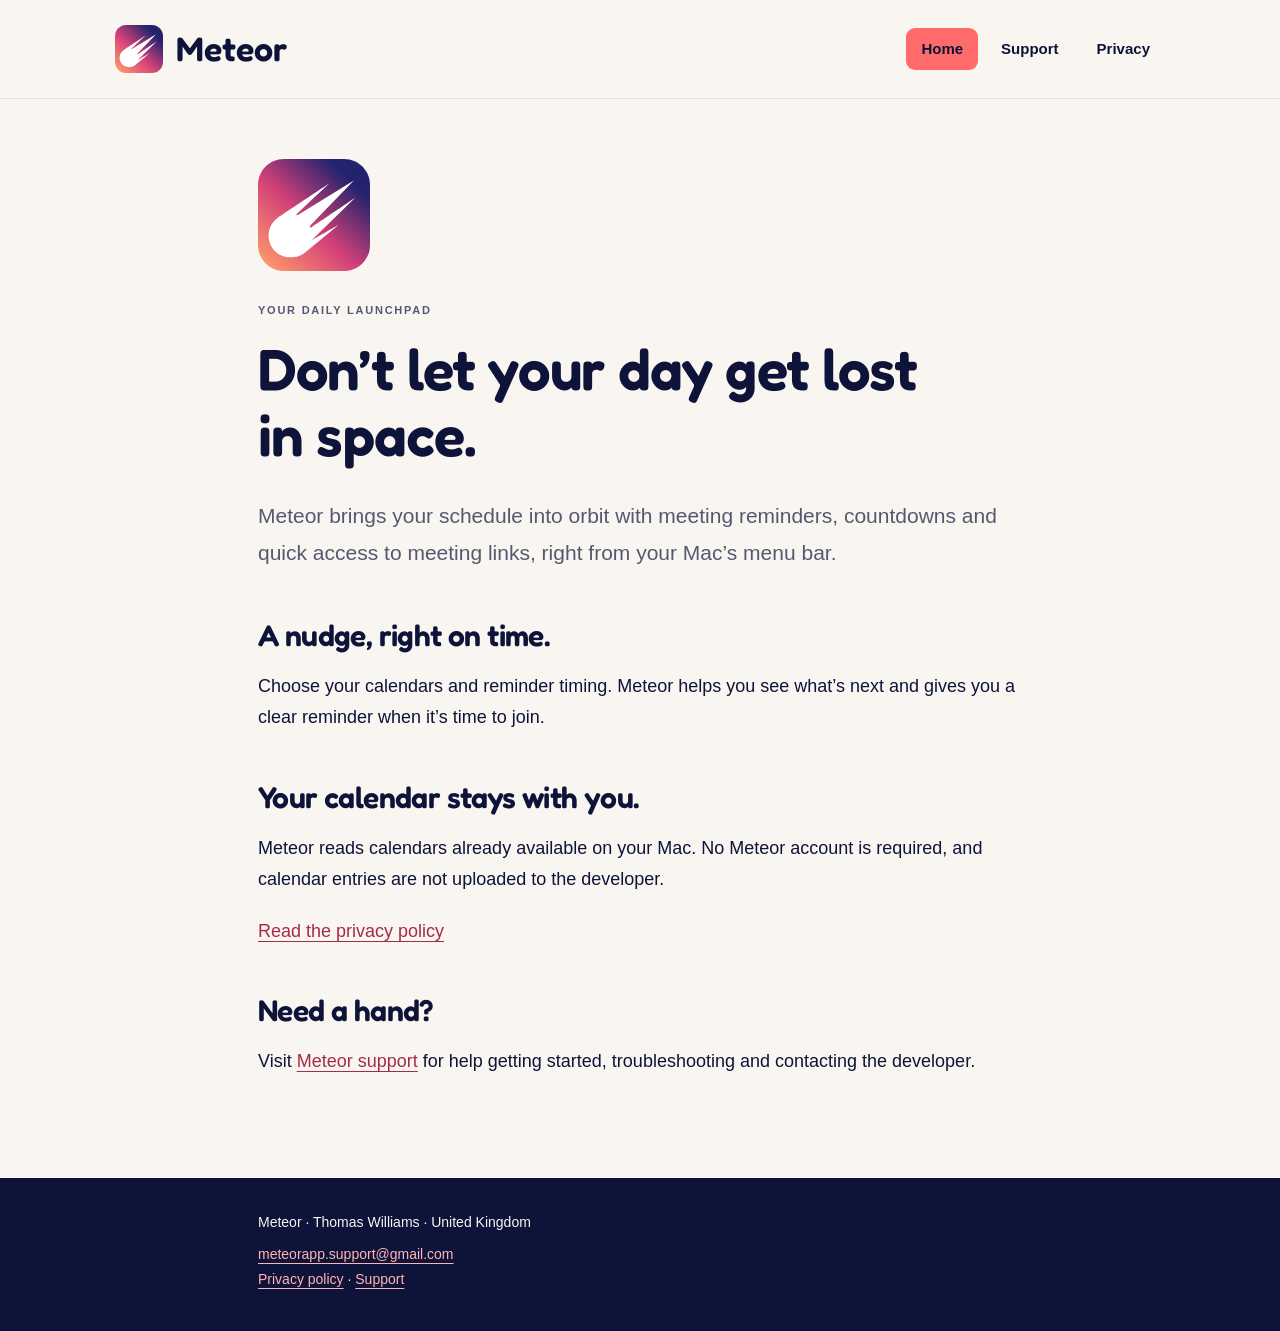
<file: index.html>
<!doctype html>
<html lang="en-GB"><head><meta charset="utf-8"><meta name="viewport" content="width=device-width, initial-scale=1"><meta name="description" content="Meteor — Meeting reminders for Mac. Developed by Thomas Williams in the United Kingdom."><title>Meteor — Meeting reminders for Mac</title><link rel="icon" type="image/svg+xml" href="assets/meteor-icon.svg"><link rel="stylesheet" href="styles.css?v=2"></head><body><a class="skip" href="#main">Skip to content</a><header><a class="brand" href="index.html"><img src="assets/meteor-icon.svg" alt="" width="48" height="48"><span>Meteor</span></a><nav aria-label="Main navigation"><a href="index.html" aria-current="page">Home</a><a href="support.html">Support</a><a href="privacy.html">Privacy</a></nav></header><main id="main" class="home"><img class="hero-icon" src="assets/meteor-icon.svg" alt="Meteor app icon" width="112" height="112"><div class="eyebrow">YOUR DAILY LAUNCHPAD</div><h1>Don’t let your day get lost in space.</h1>
<p>Meteor brings your schedule into orbit with meeting reminders, countdowns and quick access to meeting links, right from your Mac’s menu bar.</p>
<h2>A nudge, right on time.</h2>
<p>Choose your calendars and reminder timing. Meteor helps you see what’s next and gives you a clear reminder when it’s time to join.</p>
<h2>Your calendar stays with you.</h2>
<p>Meteor reads calendars already available on your Mac. No Meteor account is required, and calendar entries are not uploaded to the developer.</p>
<p><a href="privacy.html">Read the privacy policy</a></p>
<h2>Need a hand?</h2>
<p>Visit <a href="support.html">Meteor support</a> for help getting started, troubleshooting and contacting the developer.</p></main><footer><p>Meteor · Thomas Williams · United Kingdom</p><a href="mailto:meteorapp.support@gmail.com">meteorapp.support@gmail.com</a><p><a href="privacy.html">Privacy policy</a> · <a href="support.html">Support</a></p></footer></body></html>
</file>
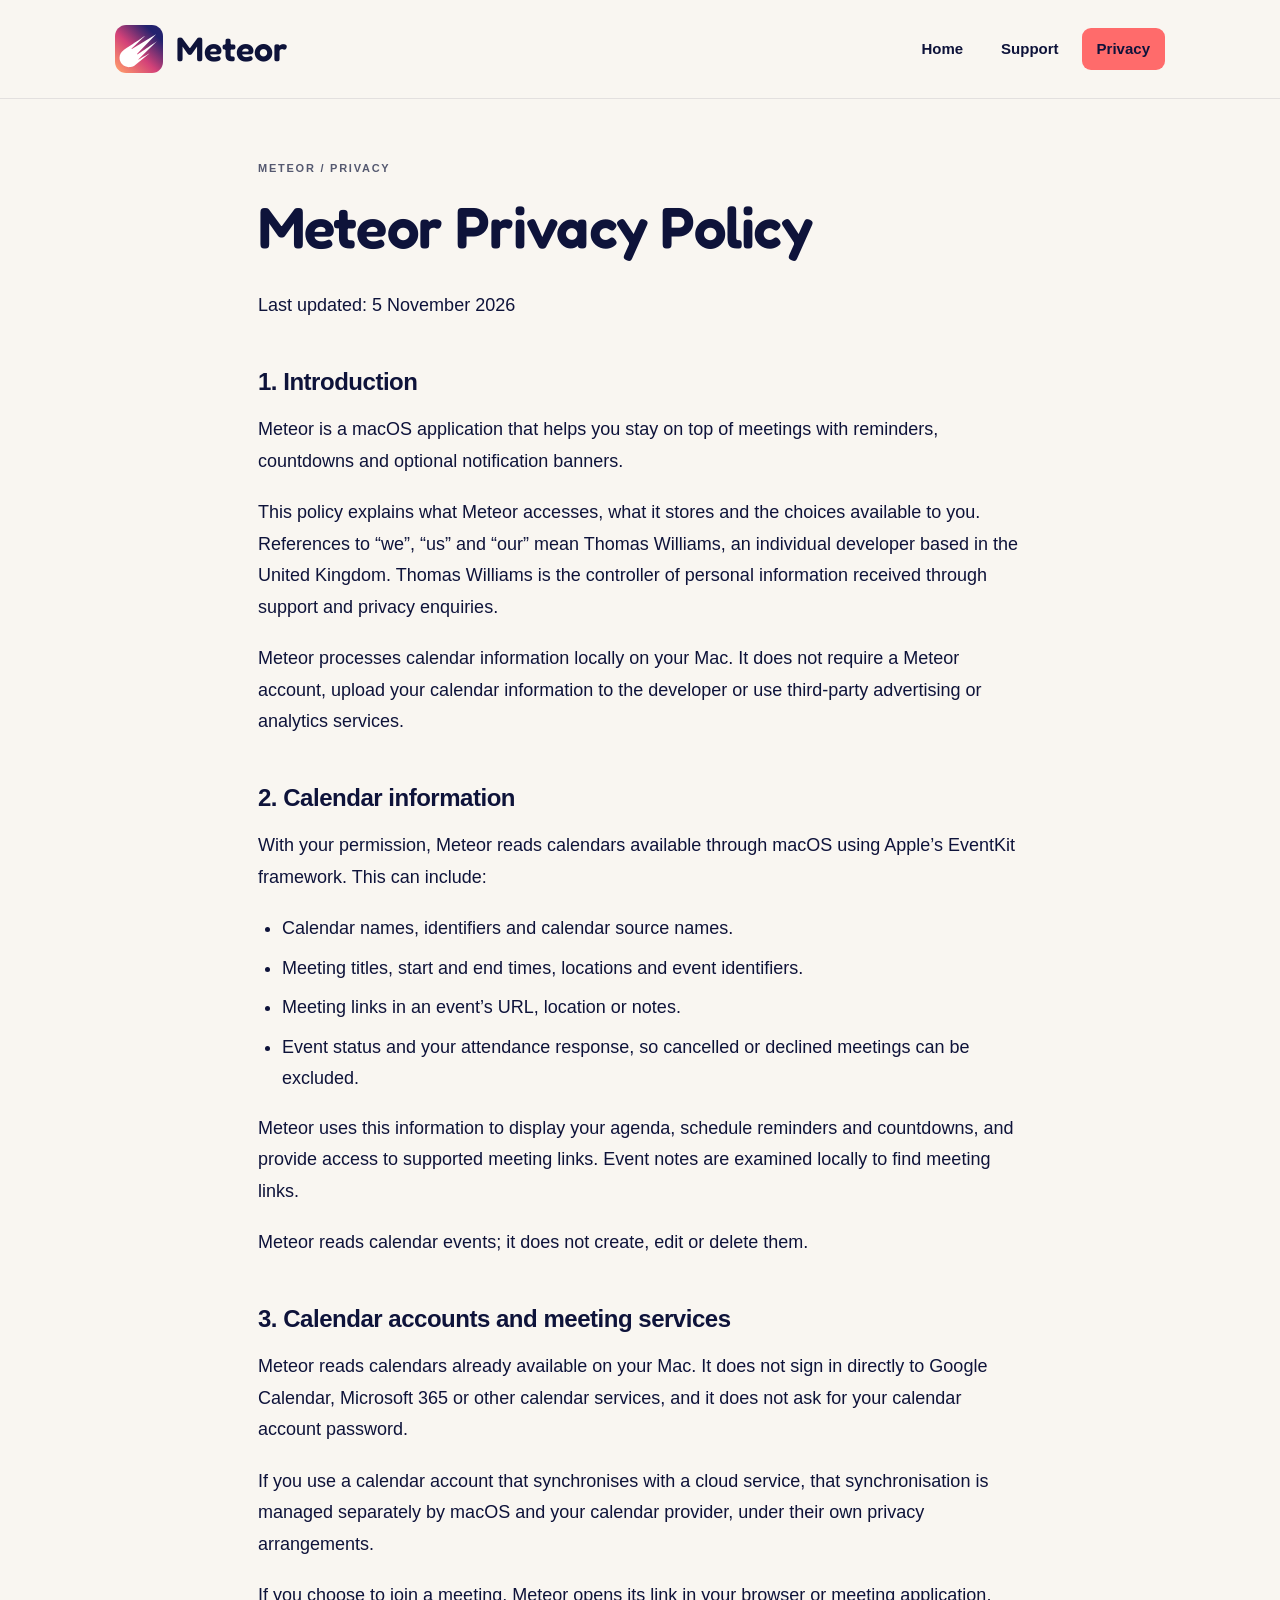
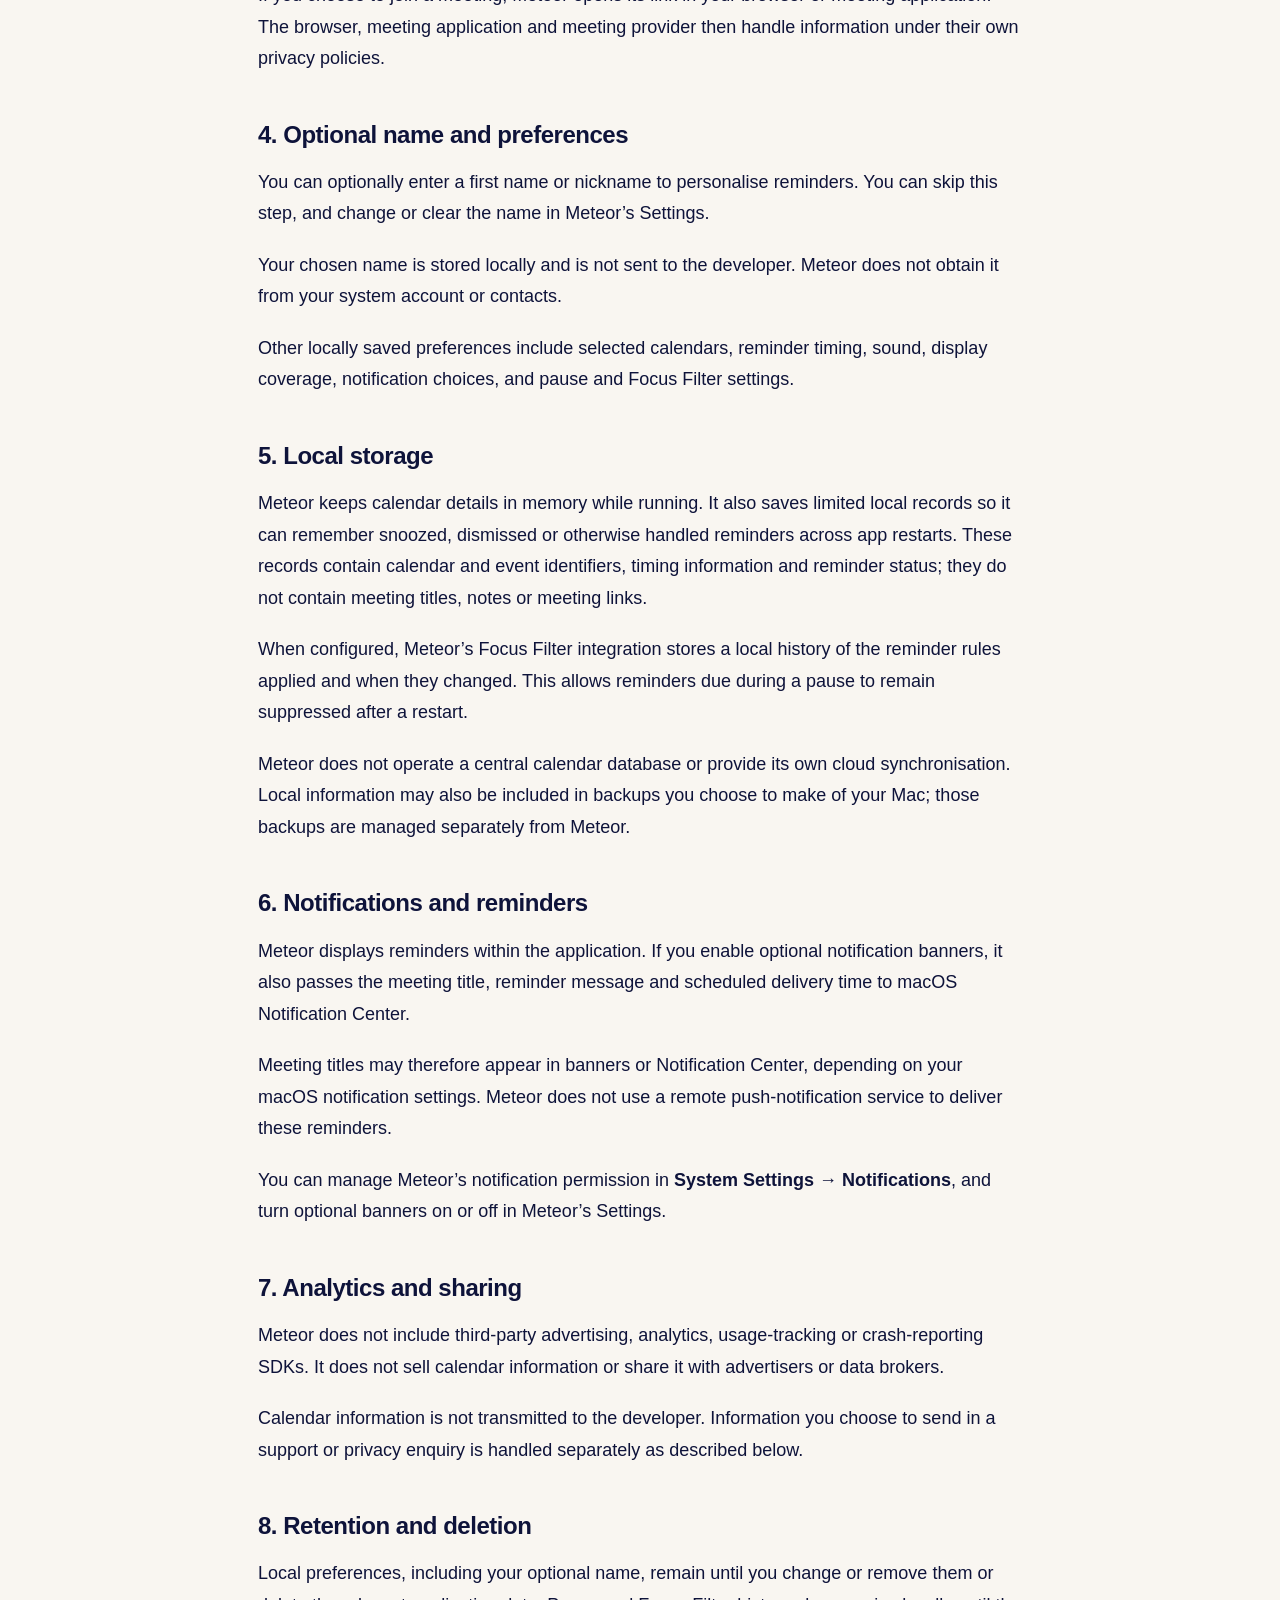
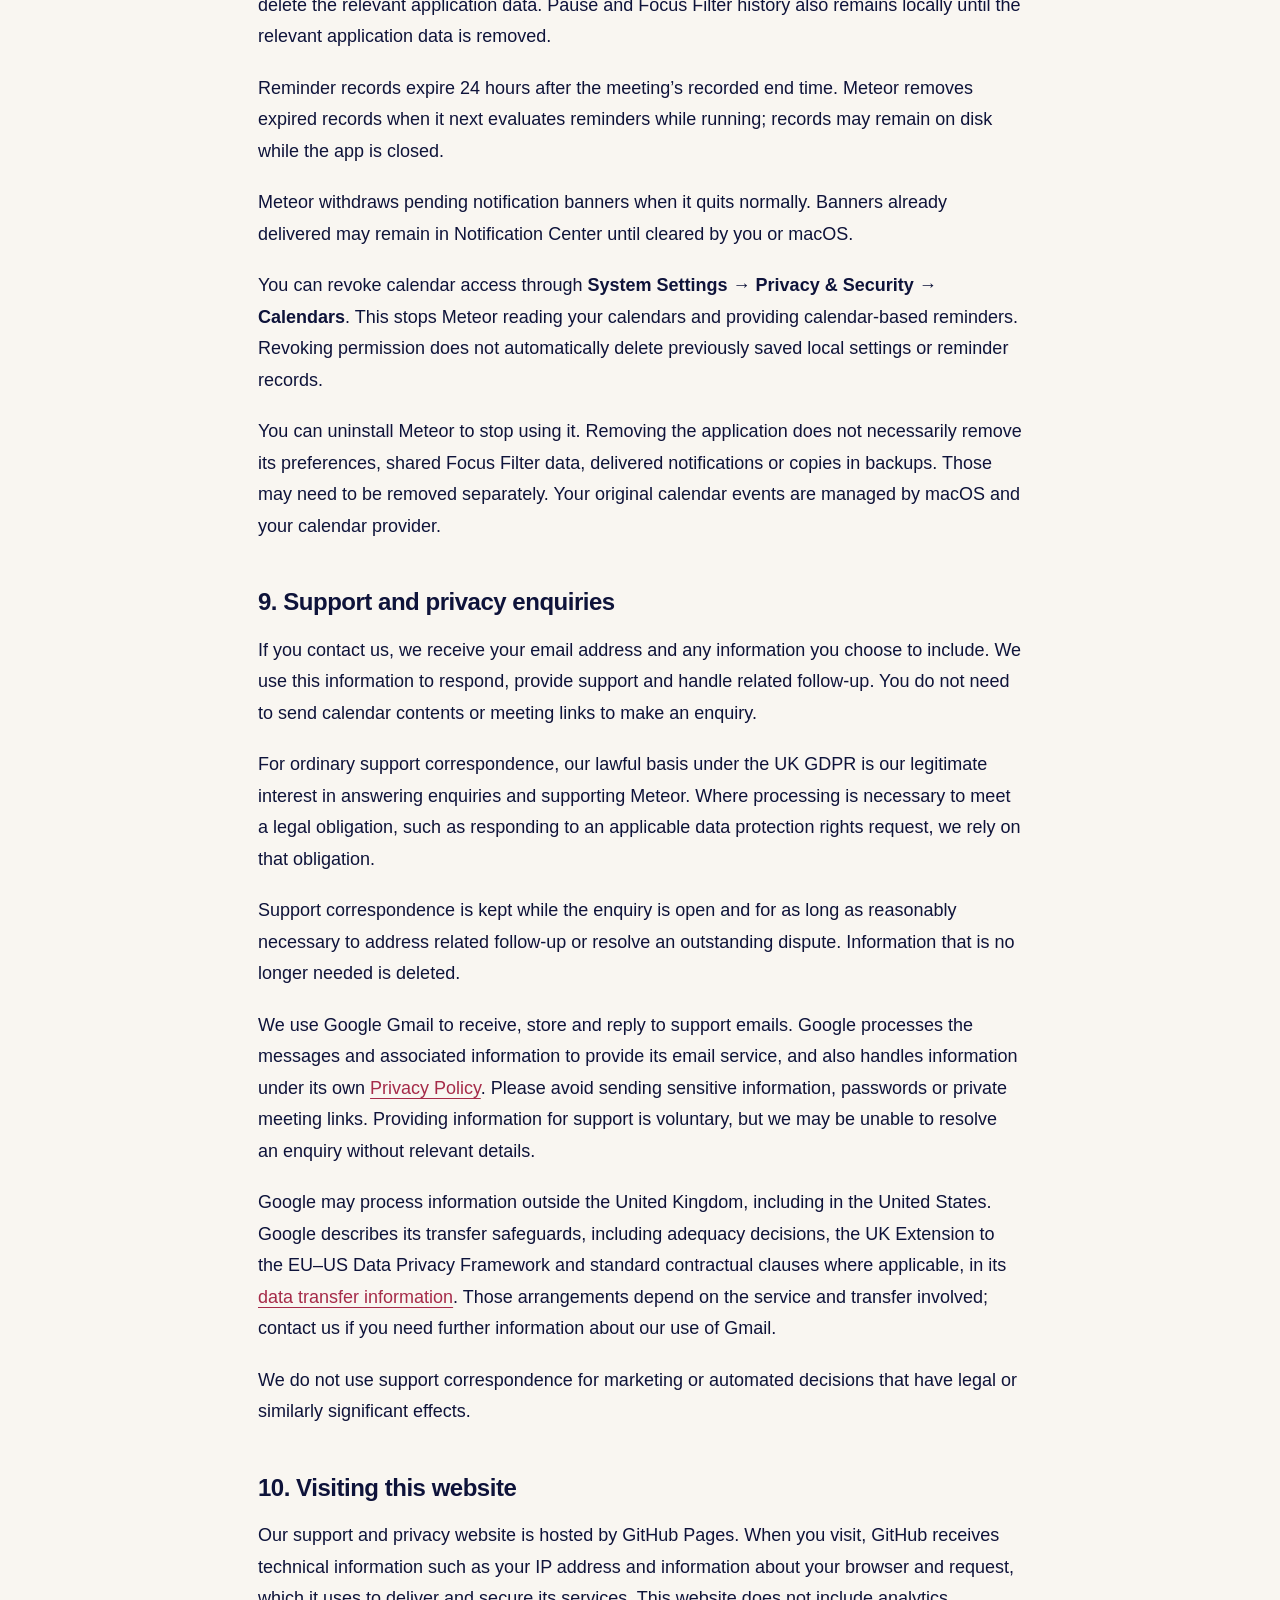
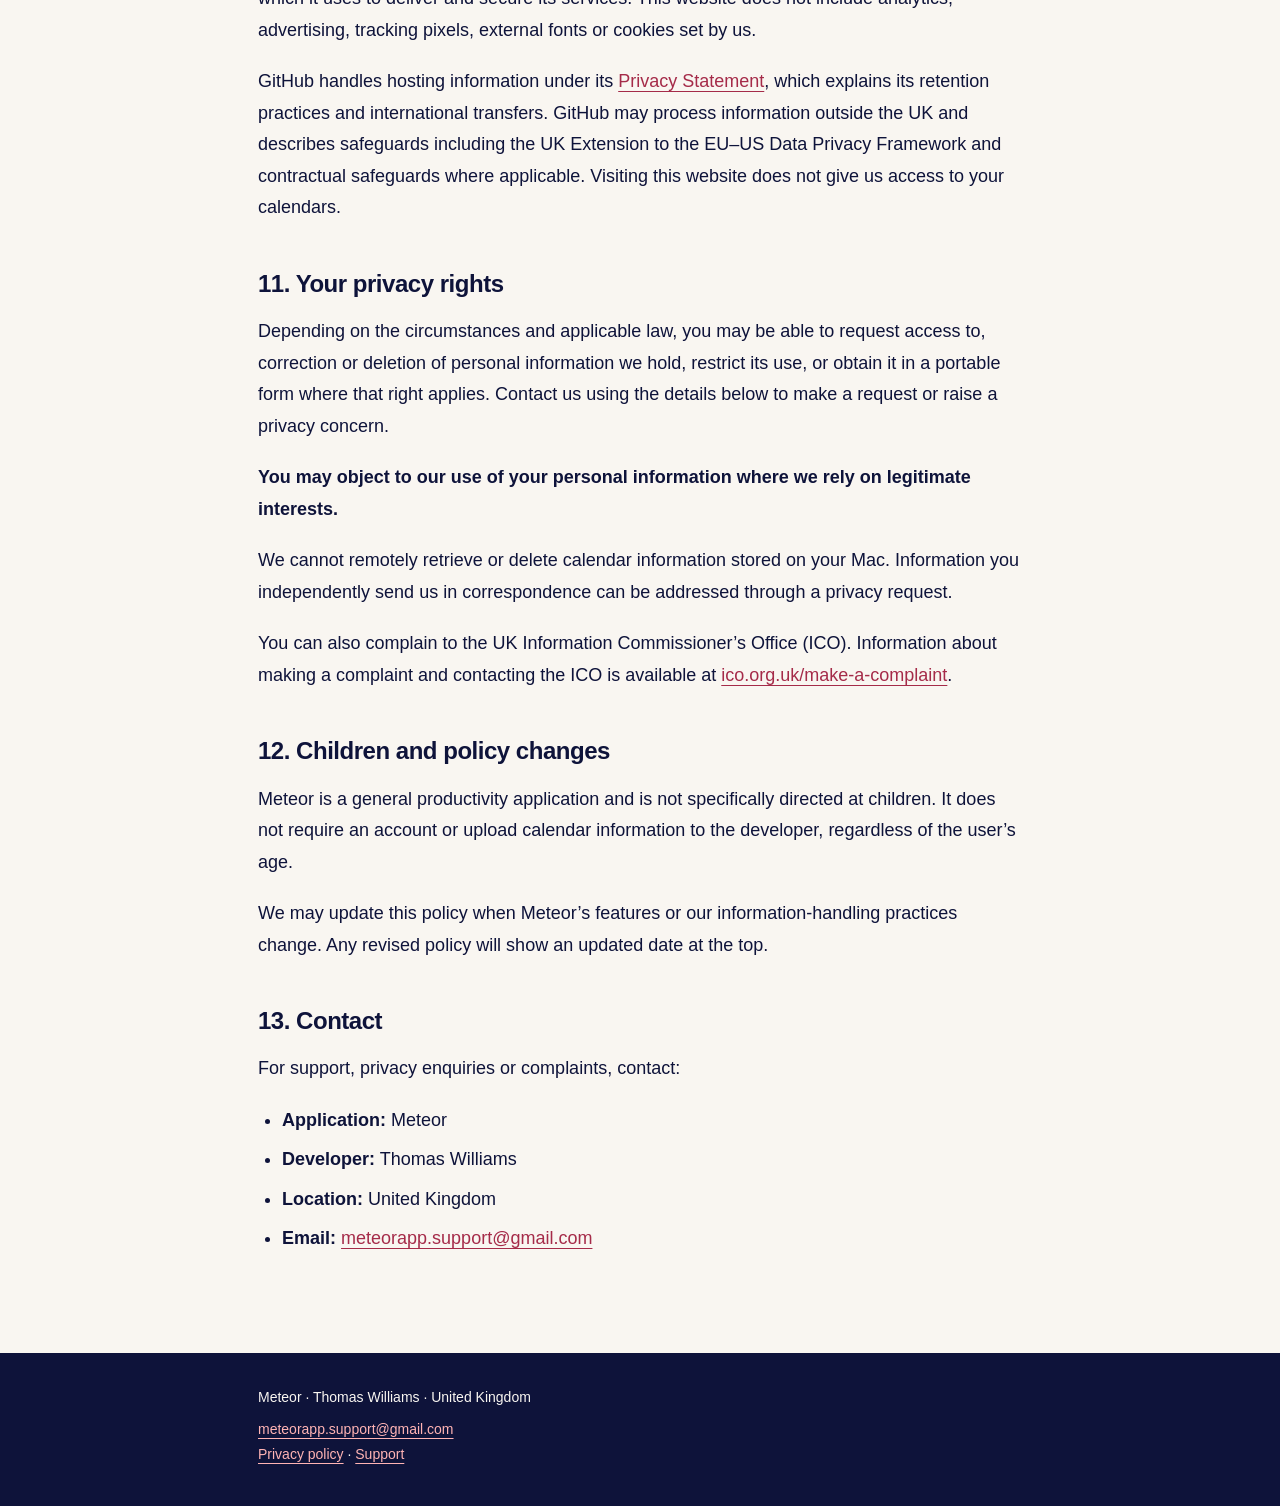
<file: privacy.html>
<!doctype html>
<html lang="en-GB"><head><meta charset="utf-8"><meta name="viewport" content="width=device-width, initial-scale=1"><meta name="description" content="Meteor Privacy Policy. Developed by Thomas Williams in the United Kingdom."><title>Meteor Privacy Policy</title><link rel="icon" type="image/svg+xml" href="assets/meteor-icon.svg"><link rel="stylesheet" href="styles.css?v=2"></head><body><a class="skip" href="#main">Skip to content</a><header><a class="brand" href="index.html"><img src="assets/meteor-icon.svg" alt="" width="48" height="48"><span>Meteor</span></a><nav aria-label="Main navigation"><a href="index.html">Home</a><a href="support.html">Support</a><a href="privacy.html" aria-current="page">Privacy</a></nav></header><main id="main"><div class="eyebrow">METEOR / PRIVACY</div><h1>Meteor Privacy Policy</h1>
<p>Last updated: 5 November 2026</p>
<h2>1. Introduction</h2>
<p>Meteor is a macOS application that helps you stay on top of meetings with reminders, countdowns and optional notification banners.</p>
<p>This policy explains what Meteor accesses, what it stores and the choices available to you. References to “we”, “us” and “our” mean Thomas Williams, an individual developer based in the United Kingdom. Thomas Williams is the controller of personal information received through support and privacy enquiries.</p>
<p>Meteor processes calendar information locally on your Mac. It does not require a Meteor account, upload your calendar information to the developer or use third-party advertising or analytics services.</p>
<h2>2. Calendar information</h2>
<p>With your permission, Meteor reads calendars available through macOS using Apple’s EventKit framework. This can include:</p>
<ul><li>Calendar names, identifiers and calendar source names.</li><li>Meeting titles, start and end times, locations and event identifiers.</li><li>Meeting links in an event’s URL, location or notes.</li><li>Event status and your attendance response, so cancelled or declined meetings can be excluded.</li></ul>
<p>Meteor uses this information to display your agenda, schedule reminders and countdowns, and provide access to supported meeting links. Event notes are examined locally to find meeting links.</p>
<p>Meteor reads calendar events; it does not create, edit or delete them.</p>
<h2>3. Calendar accounts and meeting services</h2>
<p>Meteor reads calendars already available on your Mac. It does not sign in directly to Google Calendar, Microsoft 365 or other calendar services, and it does not ask for your calendar account password.</p>
<p>If you use a calendar account that synchronises with a cloud service, that synchronisation is managed separately by macOS and your calendar provider, under their own privacy arrangements.</p>
<p>If you choose to join a meeting, Meteor opens its link in your browser or meeting application. The browser, meeting application and meeting provider then handle information under their own privacy policies.</p>
<h2>4. Optional name and preferences</h2>
<p>You can optionally enter a first name or nickname to personalise reminders. You can skip this step, and change or clear the name in Meteor’s Settings.</p>
<p>Your chosen name is stored locally and is not sent to the developer. Meteor does not obtain it from your system account or contacts.</p>
<p>Other locally saved preferences include selected calendars, reminder timing, sound, display coverage, notification choices, and pause and Focus Filter settings.</p>
<h2>5. Local storage</h2>
<p>Meteor keeps calendar details in memory while running. It also saves limited local records so it can remember snoozed, dismissed or otherwise handled reminders across app restarts. These records contain calendar and event identifiers, timing information and reminder status; they do not contain meeting titles, notes or meeting links.</p>
<p>When configured, Meteor’s Focus Filter integration stores a local history of the reminder rules applied and when they changed. This allows reminders due during a pause to remain suppressed after a restart.</p>
<p>Meteor does not operate a central calendar database or provide its own cloud synchronisation. Local information may also be included in backups you choose to make of your Mac; those backups are managed separately from Meteor.</p>
<h2>6. Notifications and reminders</h2>
<p>Meteor displays reminders within the application. If you enable optional notification banners, it also passes the meeting title, reminder message and scheduled delivery time to macOS Notification Center.</p>
<p>Meeting titles may therefore appear in banners or Notification Center, depending on your macOS notification settings. Meteor does not use a remote push-notification service to deliver these reminders.</p>
<p>You can manage Meteor’s notification permission in <strong>System Settings → Notifications</strong>, and turn optional banners on or off in Meteor’s Settings.</p>
<h2>7. Analytics and sharing</h2>
<p>Meteor does not include third-party advertising, analytics, usage-tracking or crash-reporting SDKs. It does not sell calendar information or share it with advertisers or data brokers.</p>
<p>Calendar information is not transmitted to the developer. Information you choose to send in a support or privacy enquiry is handled separately as described below.</p>
<h2>8. Retention and deletion</h2>
<p>Local preferences, including your optional name, remain until you change or remove them or delete the relevant application data. Pause and Focus Filter history also remains locally until the relevant application data is removed.</p>
<p>Reminder records expire 24 hours after the meeting’s recorded end time. Meteor removes expired records when it next evaluates reminders while running; records may remain on disk while the app is closed.</p>
<p>Meteor withdraws pending notification banners when it quits normally. Banners already delivered may remain in Notification Center until cleared by you or macOS.</p>
<p>You can revoke calendar access through <strong>System Settings → Privacy &amp; Security → Calendars</strong>. This stops Meteor reading your calendars and providing calendar-based reminders. Revoking permission does not automatically delete previously saved local settings or reminder records.</p>
<p>You can uninstall Meteor to stop using it. Removing the application does not necessarily remove its preferences, shared Focus Filter data, delivered notifications or copies in backups. Those may need to be removed separately. Your original calendar events are managed by macOS and your calendar provider.</p>
<h2>9. Support and privacy enquiries</h2>
<p>If you contact us, we receive your email address and any information you choose to include. We use this information to respond, provide support and handle related follow-up. You do not need to send calendar contents or meeting links to make an enquiry.</p>
<p>For ordinary support correspondence, our lawful basis under the UK GDPR is our legitimate interest in answering enquiries and supporting Meteor. Where processing is necessary to meet a legal obligation, such as responding to an applicable data protection rights request, we rely on that obligation.</p>
<p>Support correspondence is kept while the enquiry is open and for as long as reasonably necessary to address related follow-up or resolve an outstanding dispute. Information that is no longer needed is deleted.</p>
<p>We use Google Gmail to receive, store and reply to support emails. Google processes the messages and associated information to provide its email service, and also handles information under its own <a href="https://policies.google.com/privacy">Privacy Policy</a>. Please avoid sending sensitive information, passwords or private meeting links. Providing information for support is voluntary, but we may be unable to resolve an enquiry without relevant details.</p>
<p>Google may process information outside the United Kingdom, including in the United States. Google describes its transfer safeguards, including adequacy decisions, the UK Extension to the EU–US Data Privacy Framework and standard contractual clauses where applicable, in its <a href="https://policies.google.com/privacy/frameworks">data transfer information</a>. Those arrangements depend on the service and transfer involved; contact us if you need further information about our use of Gmail.</p>
<p>We do not use support correspondence for marketing or automated decisions that have legal or similarly significant effects.</p>
<h2>10. Visiting this website</h2>
<p>Our support and privacy website is hosted by GitHub Pages. When you visit, GitHub receives technical information such as your IP address and information about your browser and request, which it uses to deliver and secure its services. This website does not include analytics, advertising, tracking pixels, external fonts or cookies set by us.</p>
<p>GitHub handles hosting information under its <a href="https://docs.github.com/en/site-policy/privacy-policies/github-general-privacy-statement">Privacy Statement</a>, which explains its retention practices and international transfers. GitHub may process information outside the UK and describes safeguards including the UK Extension to the EU–US Data Privacy Framework and contractual safeguards where applicable. Visiting this website does not give us access to your calendars.</p>
<h2>11. Your privacy rights</h2>
<p>Depending on the circumstances and applicable law, you may be able to request access to, correction or deletion of personal information we hold, restrict its use, or obtain it in a portable form where that right applies. Contact us using the details below to make a request or raise a privacy concern.</p>
<p><strong>You may object to our use of your personal information where we rely on legitimate interests.</strong></p>
<p>We cannot remotely retrieve or delete calendar information stored on your Mac. Information you independently send us in correspondence can be addressed through a privacy request.</p>
<p>You can also complain to the UK Information Commissioner’s Office (ICO). Information about making a complaint and contacting the ICO is available at <a href="https://ico.org.uk/make-a-complaint/">ico.org.uk/make-a-complaint</a>.</p>
<h2>12. Children and policy changes</h2>
<p>Meteor is a general productivity application and is not specifically directed at children. It does not require an account or upload calendar information to the developer, regardless of the user’s age.</p>
<p>We may update this policy when Meteor’s features or our information-handling practices change. Any revised policy will show an updated date at the top.</p>
<h2>13. Contact</h2>
<p>For support, privacy enquiries or complaints, contact:</p>
<ul><li><strong>Application:</strong> Meteor</li><li><strong>Developer:</strong> Thomas Williams</li><li><strong>Location:</strong> United Kingdom</li><li><strong>Email:</strong> <a href="mailto:meteorapp.support@gmail.com">meteorapp.support@gmail.com</a></li></ul></main><footer><p>Meteor · Thomas Williams · United Kingdom</p><a href="mailto:meteorapp.support@gmail.com">meteorapp.support@gmail.com</a><p><a href="privacy.html">Privacy policy</a> · <a href="support.html">Support</a></p></footer></body></html>
</file>
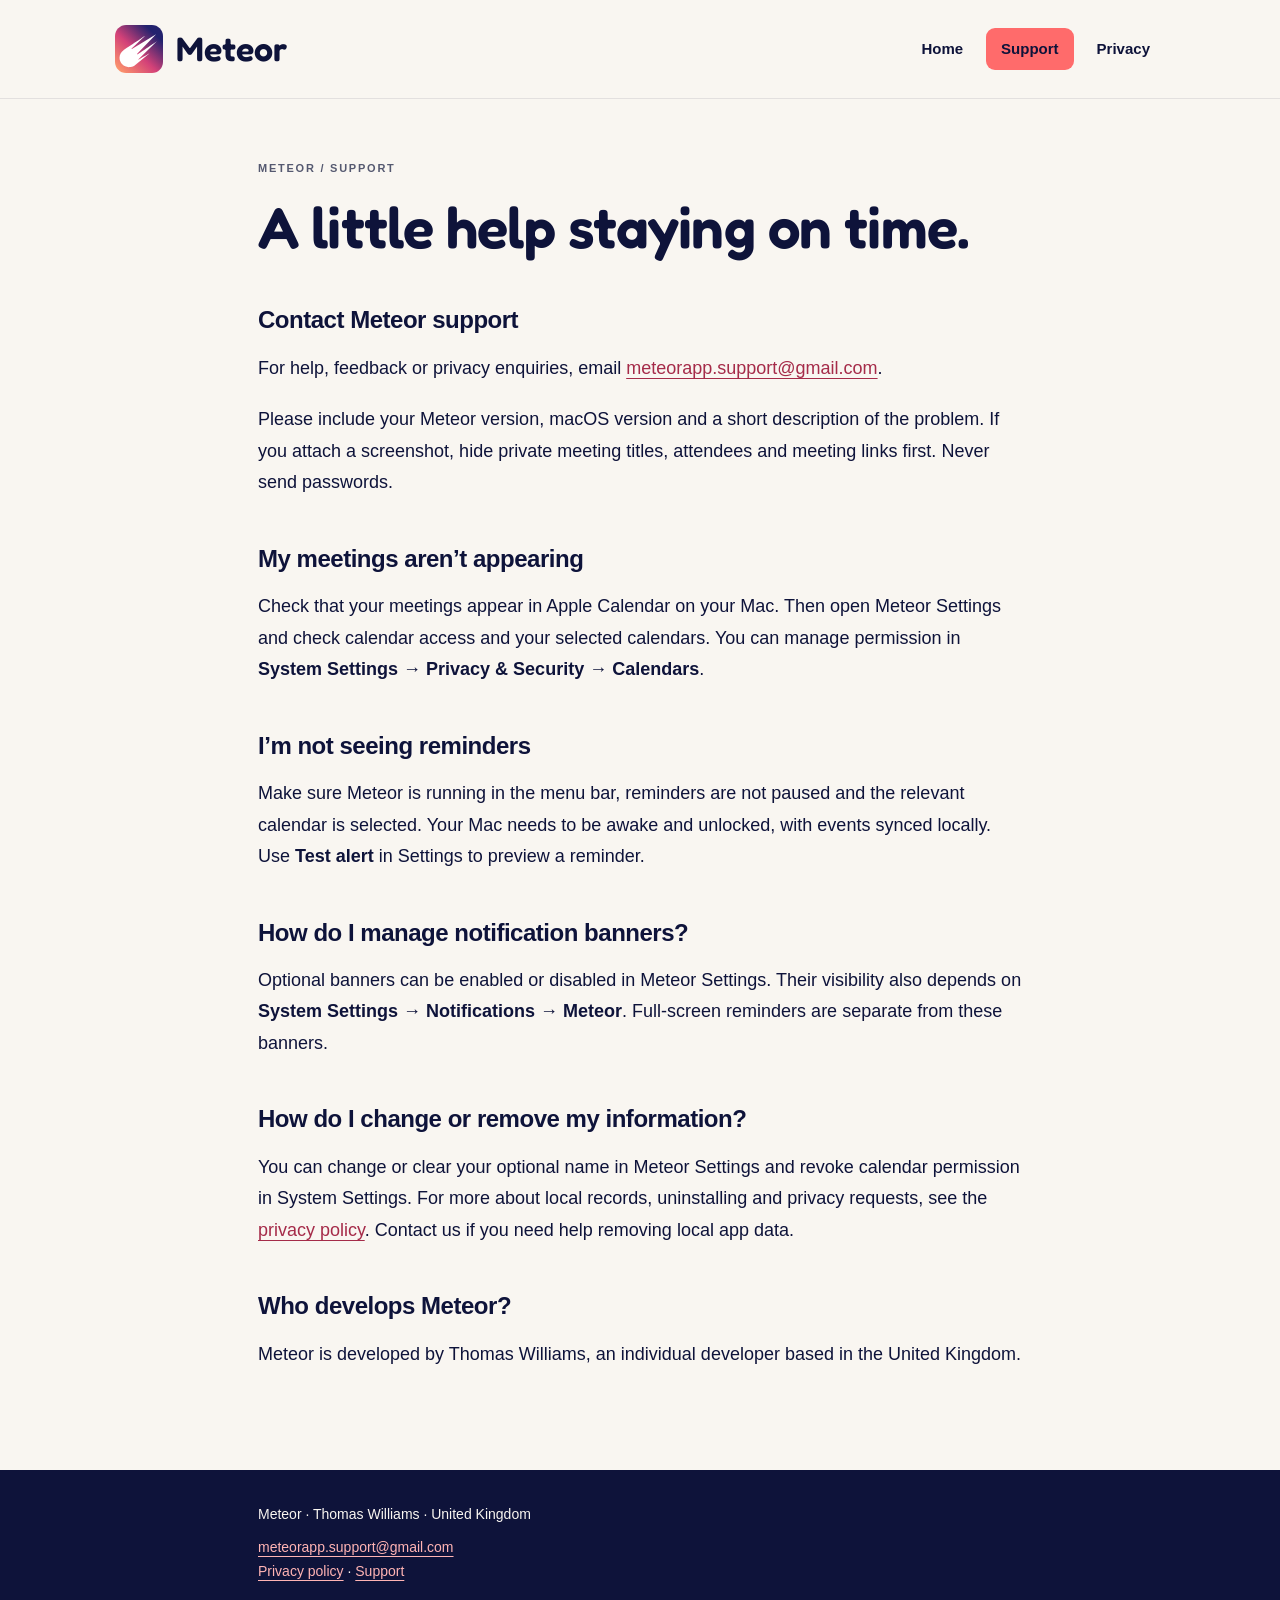
<file: support.html>
<!doctype html>
<html lang="en-GB"><head><meta charset="utf-8"><meta name="viewport" content="width=device-width, initial-scale=1"><meta name="description" content="Meteor Support. Developed by Thomas Williams in the United Kingdom."><title>Meteor Support</title><link rel="icon" type="image/svg+xml" href="assets/meteor-icon.svg"><link rel="stylesheet" href="styles.css?v=2"></head><body><a class="skip" href="#main">Skip to content</a><header><a class="brand" href="index.html"><img src="assets/meteor-icon.svg" alt="" width="48" height="48"><span>Meteor</span></a><nav aria-label="Main navigation"><a href="index.html">Home</a><a href="support.html" aria-current="page">Support</a><a href="privacy.html">Privacy</a></nav></header><main id="main"><div class="eyebrow">METEOR / SUPPORT</div><h1>A little help staying on time.</h1>
<h2>Contact Meteor support</h2>
<p>For help, feedback or privacy enquiries, email <a href="mailto:meteorapp.support@gmail.com">meteorapp.support@gmail.com</a>.</p>
<p>Please include your Meteor version, macOS version and a short description of the problem. If you attach a screenshot, hide private meeting titles, attendees and meeting links first. Never send passwords.</p>
<h2>My meetings aren’t appearing</h2>
<p>Check that your meetings appear in Apple Calendar on your Mac. Then open Meteor Settings and check calendar access and your selected calendars. You can manage permission in <strong>System Settings → Privacy &amp; Security → Calendars</strong>.</p>
<h2>I’m not seeing reminders</h2>
<p>Make sure Meteor is running in the menu bar, reminders are not paused and the relevant calendar is selected. Your Mac needs to be awake and unlocked, with events synced locally. Use <strong>Test alert</strong> in Settings to preview a reminder.</p>
<h2>How do I manage notification banners?</h2>
<p>Optional banners can be enabled or disabled in Meteor Settings. Their visibility also depends on <strong>System Settings → Notifications → Meteor</strong>. Full-screen reminders are separate from these banners.</p>
<h2>How do I change or remove my information?</h2>
<p>You can change or clear your optional name in Meteor Settings and revoke calendar permission in System Settings. For more about local records, uninstalling and privacy requests, see the <a href="privacy.html">privacy policy</a>. Contact us if you need help removing local app data.</p>
<h2>Who develops Meteor?</h2>
<p>Meteor is developed by Thomas Williams, an individual developer based in the United Kingdom.</p></main><footer><p>Meteor · Thomas Williams · United Kingdom</p><a href="mailto:meteorapp.support@gmail.com">meteorapp.support@gmail.com</a><p><a href="privacy.html">Privacy policy</a> · <a href="support.html">Support</a></p></footer></body></html>
</file>
<file: styles.css>
@font-face{font-family:Fredoka;src:url("assets/Fredoka-SemiBold.ttf") format("truetype");font-weight:600;font-style:normal;font-display:swap}
:root{--ink:#0e133a;--coral:#ff6b6b;--cream:#f9f6f1;--muted:#555970}*{box-sizing:border-box}html{color-scheme:light;scroll-behavior:smooth}body{margin:0;background:var(--cream);color:var(--ink);font:18px/1.75 -apple-system,BlinkMacSystemFont,"Segoe UI",sans-serif}header{padding:25px max(24px,calc((100vw - 1050px)/2));display:flex;align-items:center;justify-content:space-between;gap:24px;border-bottom:1px solid #0e133a18}a{color:#a52b49;text-underline-offset:4px}a:hover{text-decoration-thickness:2px}.brand{display:flex;align-items:center;gap:13px;font:600 34px/1 Fredoka,sans-serif;color:var(--ink);text-decoration:none}.brand img{display:block;flex-shrink:0}nav{display:flex;align-items:center;gap:8px}nav a{font-size:15px;font-weight:600;color:var(--ink);text-decoration:none;padding:8px 15px;border-radius:9px}nav a[aria-current]{background:var(--coral)}nav a:hover{background:#ff6b6b24}main{max-width:820px;padding:60px 28px 80px;margin:auto}h1{font:600 clamp(38px,6vw,58px)/1.14 Fredoka,sans-serif;letter-spacing:-.015em;margin:16px 0 30px}h2{font-size:24px;line-height:1.35;margin:44px 0 16px;letter-spacing:-.02em}p{margin:0 0 20px}li{margin-bottom:8px}ul{padding-left:24px}.eyebrow{font-size:11px;letter-spacing:.16em;font-weight:700;color:var(--muted)}.hero-icon{display:block;margin:0 0 30px}.home h1{max-width:670px}.home h2{font:600 30px/1.3 Fredoka,sans-serif}.home>p:first-of-type{font-size:21px;color:var(--muted)}footer{background:var(--ink);color:var(--cream);padding:32px max(28px,calc((100vw - 764px)/2));font-size:14px}footer a{color:#ffb4b4}footer p{margin-bottom:8px}:focus-visible{outline:3px solid #d34178;outline-offset:5px}.skip{position:absolute;left:16px;top:-100px;background:#fff;padding:10px;z-index:2}.skip:focus{top:10px}@media(max-width:520px){header{align-items:flex-start;flex-direction:column;gap:18px;padding:22px 24px}.brand{font-size:30px}nav{gap:2px}nav a{padding:7px 13px}main{padding-top:38px}body{font-size:17px}.hero-icon{width:88px;height:88px}}@media(prefers-reduced-motion:reduce){html{scroll-behavior:auto}}
</file>
